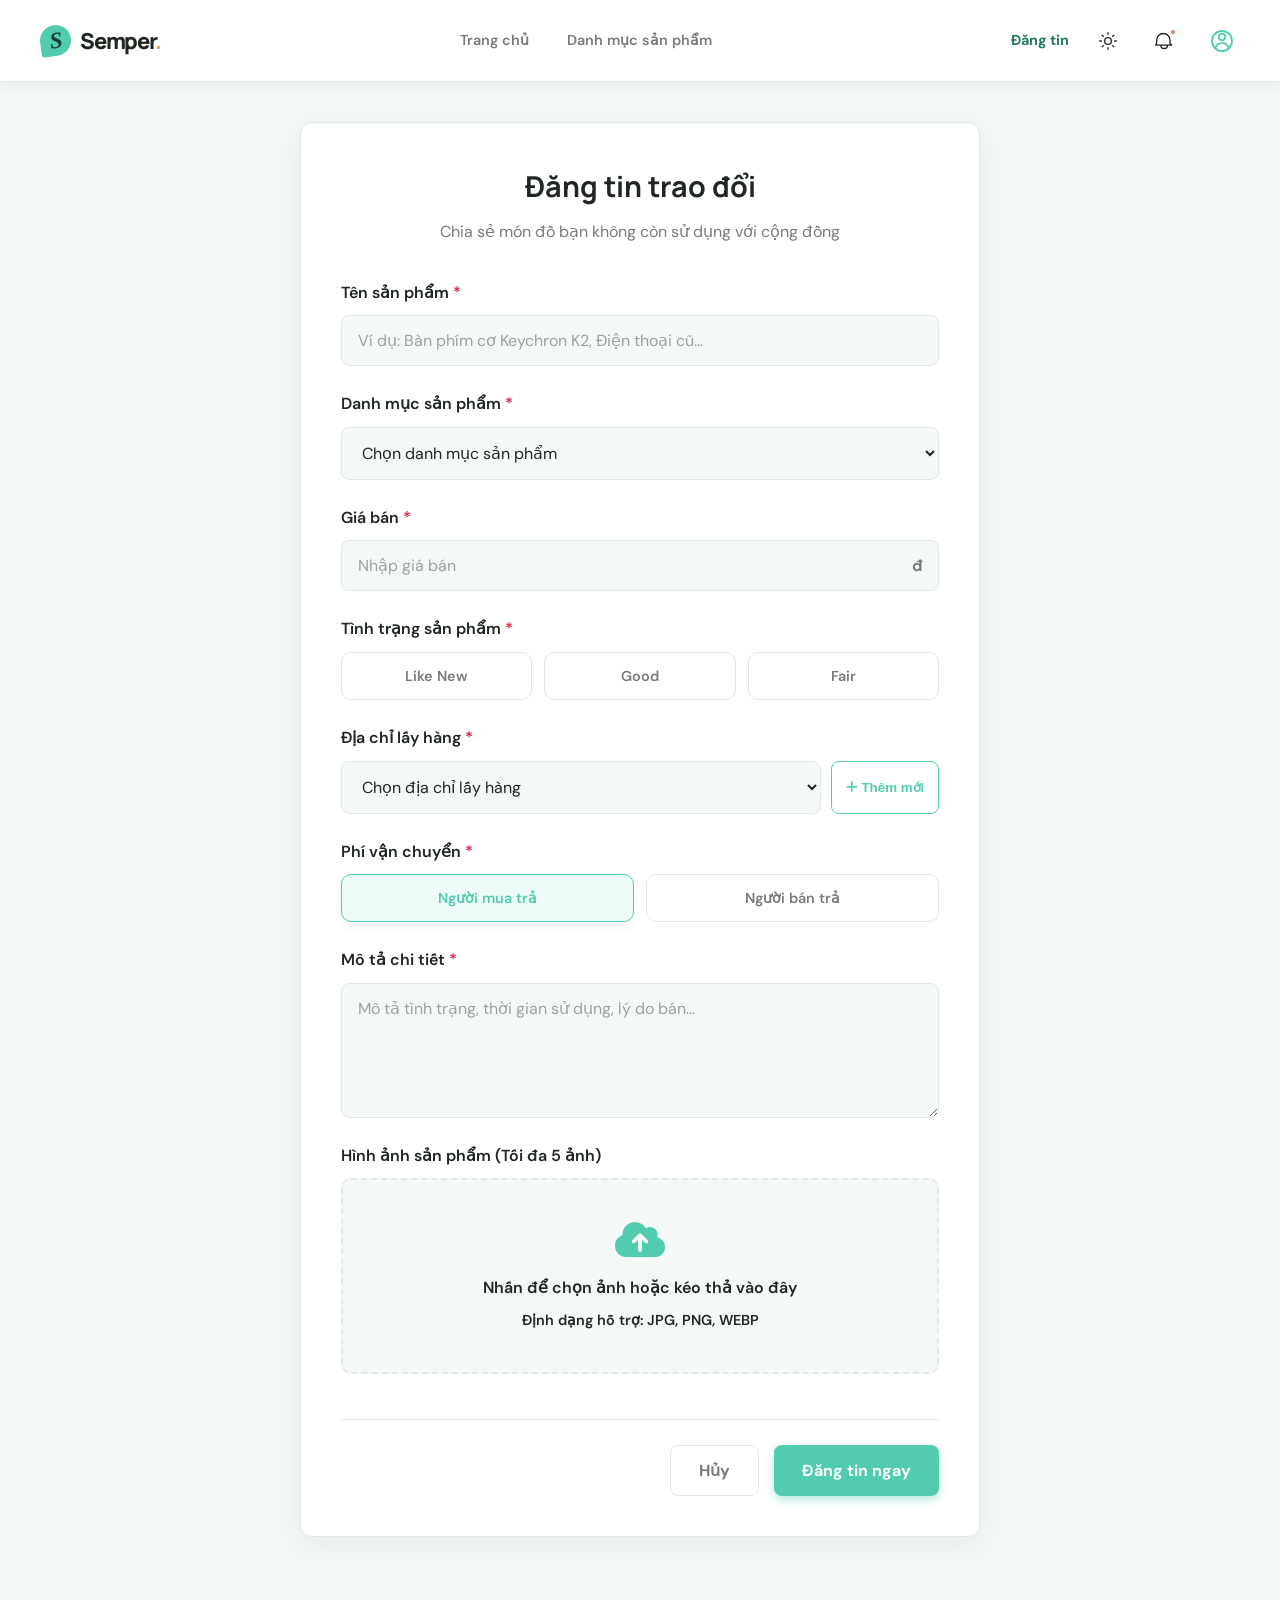
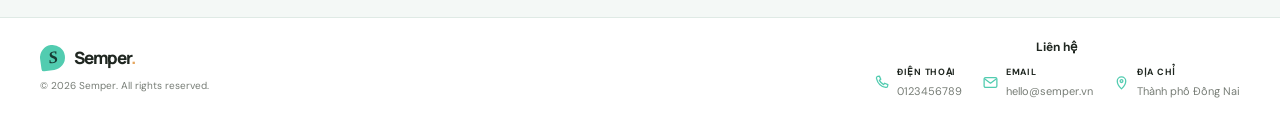
<file: danhmucsp/html/dangtin.html>
﻿<!DOCTYPE html>
<html lang="vi">
<head>
    <meta charset="UTF-8">
    <meta name="viewport" content="width=device-width, initial-scale=1.0">
    <title>Đăng tin - Semper</title>
    <script src="../js/theme.js"></script>
    <script src="../js/account-menu.js"></script>
    <script src="../js/notifications.js"></script>
    <script src="../js/page-loader.js"></script>
    <script src="https://unpkg.com/aos@2.3.4/dist/aos.js"></script>
    <script>
        document.addEventListener("DOMContentLoaded", () => {
            AOS.init({ duration: 700, easing: "ease-out-cubic", once: true, offset: 70 });
        });
    </script>
    <!-- CSS chung -->
    <link rel="stylesheet" href="../css/sanpham.css">
    <!-- CSS riêng cho trang đăng tin -->
    <link rel="stylesheet" href="../css/dangtin.css">
    <link rel="stylesheet" href="https://unpkg.com/aos@2.3.4/dist/aos.css">
    <link rel="stylesheet" href="https://cdnjs.cloudflare.com/ajax/libs/font-awesome/6.4.0/css/all.min.css">
    <link href="https://fonts.googleapis.com/css2?family=DM+Sans:wght@400;500;700&family=Manrope:wght@400;600;700;800&display=swap" rel="stylesheet">
</head>
<body>
    <div class="page-loader" role="status" aria-label="Đang tải trang">
        <span class="loading-spinner" aria-hidden="true"></span>
    </div>
    <input type="checkbox" id="mobile-menu-toggle" style="display:none;">
    <input type="checkbox" id="theme-toggle-checkbox" style="display:none;">
    <header class="site-header">
      <div class="header-inner">
        <a class="brand" href="../../index.html" aria-label="Semper - về trang chủ">
          <span class="brand-mark" aria-hidden="true">S</span>
          <span>Semper<span class="brand-period">.</span></span>
        </a>

        <nav class="desktop-nav" aria-label="Điều hướng chính">
          <a class="nav-link" href="../../index.html">Trang chủ</a>
          <a class="nav-link" href="sanpham.html">Danh mục sản phẩm</a>
        </nav>

        <div class="header-actions">
          <label for="mobile-menu-toggle" class="icon-button hamburger-menu"><div class="hamburger-lines"><span class="line line1"></span><span class="line line2"></span><span class="line line3"></span></div></label>
          <a class="sell-link" href="dangtin.html" style="color: #267966;">Đăng tin</a>
          <label for="theme-toggle-checkbox" class="icon-button theme-toggle-label" aria-label="Chuyển chế độ giao diện">
            <svg class="sun-icon" viewBox="0 0 24 24" aria-hidden="true">
              <circle cx="12" cy="12" r="4"></circle>
              <path d="M12 2v2m0 16v2M4.93 4.93l1.42 1.42m11.3 11.3 1.42 1.42M2 12h2m16 0h2M4.93 19.07l1.42-1.42m11.3-11.3 1.42-1.42"></path>
            </svg>
            <svg class="moon-icon" viewBox="0 0 24 24" aria-hidden="true" style="display:none;">
              <path d="M20.9 13A8.5 8.5 0 0 1 11 3.1 8.5 8.5 0 1 0 20.9 13Z"></path>
            </svg>
          </label>
          <div class="notification-menu">
            <button class="icon-button notification-button" type="button" aria-label="Mở thông báo" aria-expanded="false">
              <svg viewBox="0 0 24 24" aria-hidden="true">
                <path d="M15 17h5l-1.4-1.4a3 3 0 0 1-.6-1.8V11a8 8 0 1 0-16 0v2.8a3 3 0 0 1-.6 1.8L1 17h5m9 0a4 4 0 0 1-8 0m8 0H5"></path>
              </svg>
              <span class="notification-dot"></span>
            </button>
            <div class="notification-popover" role="region" aria-label="Thông báo">
              <div class="notification-heading"><strong>Thông báo</strong></div>
              <div class="notification-list"></div>
            </div>
          </div>
          <div class="account-menu">
            <button class="avatar-button" type="button" aria-label="Mở biểu mẫu đăng nhập" aria-expanded="false">
              <svg viewBox="0 0 24 24" aria-hidden="true">
                <circle cx="12" cy="12" r="10"></circle>
                <circle cx="12" cy="8" r="3.2"></circle>
                <path d="M5.5 19c.8-3.2 3.1-4.8 6.5-4.8s5.7 1.6 6.5 4.8"></path>
              </svg>
            </button>
            <form class="login-popover" action="#" method="post">
              <h2>Đăng nhập</h2>
              <label for="post-login-account">Tài khoản</label>
              <input id="post-login-account" name="account" type="text" autocomplete="username" required>
              <label for="post-login-password">Mật khẩu</label>
              <input id="post-login-password" name="password" type="password" autocomplete="current-password" required>
              <button type="submit">Đăng nhập</button>
              <a href="#">Đăng ký</a>
            </form>
          </div>
        </div>
      </div>
    </header>

    <main class="page-container post-page" data-aos="fade-up">
        <div class="post-card" data-aos="fade-up">
            <div class="post-header">
                <h2>Đăng tin trao đổi</h2>
                <p>Chia sẻ món đồ bạn không còn sử dụng với cộng đồng</p>
            </div>
            
            <!-- FORM ĐĂNG TIN -->
            <form action="#" class="post-form">
                <!-- Tiêu đề -->
                <div class="form-group">
                    <label for="post-title">Tên sản phẩm <span class="required">*</span></label>
                    <input type="text" id="post-title" class="form-control" placeholder="Ví dụ: Bàn phím cơ Keychron K2, Điện thoại cũ..." required>
                </div>

                <!-- Danh mục sản phẩm -->
                <div class="form-group">
                    <label for="product-category">Danh mục sản phẩm <span class="required">*</span></label>
                    <select id="product-category" name="category" class="form-control" required>
                        <option value="" selected disabled>Chọn danh mục sản phẩm</option>
                        <option value="fashion">Thời trang</option>
                        <option value="home">Đồ gia dụng</option>
                        <option value="electronics">Điện tử</option>
                        <option value="books">Sách &amp; giải trí</option>
                        <option value="sport">Thể thao</option>
                    </select>
                </div>

                <!-- Giá bán -->
                <div class="form-group">
                    <label for="post-price">Giá bán <span class="required">*</span></label>
                    <div class="input-with-suffix">
                        <input type="number" id="post-price" name="price" class="form-control" min="10000" step="1000" placeholder="Nhập giá bán" required>
                        <span>đ</span>
                    </div>
                </div>

                <!-- Tình trạng -->
                <div class="form-group">
                    <label>Tình trạng sản phẩm <span class="required">*</span></label>
                    <div class="status-options">
                        <label class="status-option">
                            <input type="radio" name="status" value="Like New" required>
                            <span>Like New</span>
                        </label>
                        <label class="status-option">
                            <input type="radio" name="status" value="Good">
                            <span>Good</span>
                        </label>
                        <label class="status-option">
                            <input type="radio" name="status" value="Fair">
                            <span>Fair</span>
                        </label>
                    </div>
                </div>

                <!-- Vận chuyển -->
                <div class="form-group">
                    <label for="pickup-address">Địa chỉ lấy hàng <span class="required">*</span></label>
                    <div class="address-row">
                        <select id="pickup-address" name="pickup_address" class="form-control" required>
                            <option value="" selected disabled>Chọn địa chỉ lấy hàng</option>
                            <option value="Địa chỉ mặc định">Địa chỉ mặc định</option>
                        </select>
                        <button type="button" class="add-address-button" id="add-address-button"><i class="fas fa-plus"></i> Thêm mới</button>
                    </div>
                    <input type="text" id="new-address" class="form-control new-address-input" placeholder="Nhập địa chỉ mới rồi chọn Thêm mới" hidden>
                </div>

                <div class="form-group">
                    <label>Phí vận chuyển <span class="required">*</span></label>
                    <div class="shipping-options">
                        <label class="shipping-option">
                            <input type="radio" name="shipping_fee" value="buyer" checked required>
                            <span>Người mua trả</span>
                        </label>
                        <label class="shipping-option">
                            <input type="radio" name="shipping_fee" value="seller">
                            <span>Người bán trả</span>
                        </label>
                    </div>
                </div>

                <!-- Mô tả -->
                <div class="form-group">
                    <label for="post-desc">Mô tả chi tiết <span class="required">*</span></label>
                    <textarea id="post-desc" name="description" class="form-control" rows="5" placeholder="Mô tả tình trạng, thời gian sử dụng, lý do bán..." required></textarea>
                </div>

                <!-- Tải ảnh -->
                <div class="form-group">
                    <label>Hình ảnh sản phẩm (Tối đa 5 ảnh)</label>
                    <div class="upload-area">
                        <input type="file" id="post-images" name="images" class="file-input" multiple accept="image/*">
                        <label for="post-images" class="upload-label">
                            <i class="fas fa-cloud-upload-alt upload-icon"></i>
                            <span class="upload-text">Nhấn để chọn ảnh hoặc kéo thả vào đây</span>
                            <span class="upload-hint">Định dạng hỗ trợ: JPG, PNG, WEBP</span>
                        </label>
                    </div>
                </div>

                <!-- Nút Submit -->
                <div class="form-actions">
                    <button type="button" class="btn-cancel" onclick="history.back()">Hủy</button>
                    <button type="submit" class="btn-submit" onclick="this.innerHTML='<span class=\'spinner\' style=\'border-color: rgba(255,255,255,0.3); border-top-color: #fff; margin-right: 8px; width: 16px; height: 16px; border-width: 2px;\'></span> Đang đăng tin...'; this.style.pointerEvents='none'; event.preventDefault();">Đăng tin ngay</button>
                </div>
            </form>
        </div>
    </main>
    <script>
      (() => {
        const priceInput = document.querySelector("#post-price");
        const addAddressButton = document.querySelector("#add-address-button");
        const newAddressInput = document.querySelector("#new-address");
        const pickupAddress = document.querySelector("#pickup-address");

        priceInput.addEventListener("input", () => {
          if (priceInput.value && Number(priceInput.value) < 10000) {
            priceInput.setCustomValidity("Giá bán tối thiểu là 10.000đ.");
          } else {
            priceInput.setCustomValidity("");
          }
        });

        addAddressButton.addEventListener("click", () => {
          if (newAddressInput.hidden) {
            newAddressInput.hidden = false;
            newAddressInput.required = true;
            newAddressInput.focus();
            return;
          }

          const address = newAddressInput.value.trim();
          if (!address) {
            newAddressInput.reportValidity();
            return;
          }

          const option = new Option(address, address, true, true);
          pickupAddress.add(option);
          newAddressInput.value = "";
          newAddressInput.required = false;
          newAddressInput.hidden = true;
        });
      })();
    </script>
    <footer class="site-footer" data-aos="fade-up">
      <div class="site-footer-inner">
        <div class="footer-branding">
          <a class="brand footer-brand" href="../../index.html"><span class="brand-mark" aria-hidden="true">S</span><span>Semper<span class="brand-period">.</span></span></a>
          <p class="footer-copyright">© 2026 Semper. All rights reserved.</p>
        </div>
        <div class="footer-contact">
          <p class="footer-heading">Liên hệ</p>
          <div class="contact-list">
            <span class="contact-item"><svg viewBox="0 0 24 24" aria-hidden="true"><path d="M6.6 3.5 9 3l2 4.5-2 1.5a14.8 14.8 0 0 0 6 6l1.5-2L21 15l-.5 2.4a2.2 2.2 0 0 1-2.4 1.6A16.8 16.8 0 0 1 5 6.4 2.2 2.2 0 0 1 6.6 3.5Z"/></svg><span><strong>Điện thoại</strong>0123456789</span></span>
            <a class="contact-item" href="mailto:hello@semper.vn"><svg viewBox="0 0 24 24" aria-hidden="true"><rect x="3" y="5" width="18" height="14" rx="2"/><path d="m4 7 8 6 8-6"/></svg><span><strong>Email</strong>hello@semper.vn</span></a>
            <span class="contact-item"><svg viewBox="0 0 24 24" aria-hidden="true"><path d="M12 21s6-5.2 6-11a6 6 0 1 0-12 0c0 5.8 6 11 6 11Z"/><circle cx="12" cy="10" r="2"/></svg><span><strong>Địa chỉ</strong>Thành phố Đồng Nai</span></span>
          </div>
        </div>
      </div>
    </footer>
</body>
</html>
</file>
<file: danhmucsp/css/sanpham.css>
/* ==========================================================
   CSS cho Trang Danh mục Sản phẩm (Sàn Đồ Cũ)
   ========================================================== */

:root {
    color-scheme: light;
    --primary-color: #52CCB0; 
    --primary-hover: #3bb99d; 
    --text-main: #202721;
    --text-muted: #777d76;
    --bg-main: #f4f8f6;
    --bg-card: #ffffff;
    --border-color: #dfeae5;
    --header-bg: #ffffff;
    --shadow-color: rgba(35, 72, 58, 0.06);
    
    --badge-like-new: #10b981;
    --badge-good: #3b82f6;
    --badge-fair: #f59e0b;
    --serif: Georgia, "Times New Roman", serif;

    /* Typography System */
    --fs-xs: 0.75rem;    
    --fs-sm: 0.9rem;     
    --fs-base: 1rem;     
    --fs-md: 1.1rem;     
    --fs-lg: 1.3rem;     
    --fs-xl: 1.5rem;     
    --fs-xxl: 1.8rem;    
    --fs-xxxl: 2.2rem;
    --fs-brand: 22px;    
}

@media (max-width: 600px) {
    :root {
        --fs-xs: 0.7rem;     
        --fs-sm: 0.85rem;    
        --fs-base: 0.95rem;  
        --fs-md: 1rem;       
        --fs-lg: 1.15rem;    
        --fs-xl: 1.25rem;    
        --fs-xxl: 1.4rem;    
        --fs-xxxl: 1.7rem;
        --fs-brand: 19px;
    }
}

/* Dark Mode Theme */
.dark-theme,
body:has(#theme-toggle-checkbox:checked) {
    color-scheme: dark;
    --primary-color: #52CCB0; 
    --primary-hover: #3bb99d; 
    --text-main: #edf5f1;
    --text-muted: #a7b8b0;
    --bg-main: #101916;
    --bg-card: #18231f;
    --border-color: #30423a;
    --header-bg: #18231f;
    --shadow-color: rgba(0, 0, 0, 0.33);
}

/* Reset CSS cơ bản */
* {
    margin: 0;
    padding: 0;
    box-sizing: border-box;
}

html {
    scroll-padding-top: 100px;
    scroll-behavior: smooth;
}

body {
    font-family: 'DM Sans', sans-serif;
    background-color: var(--bg-main);
    color: var(--text-main);
    line-height: 1.6;
}
.page-loader { position: fixed; inset: 0; z-index: 9999; display: grid; place-items: center; background: var(--bg-main); opacity: 1; transition: opacity .3s ease, visibility .3s ease; }
.page-loader.is-hidden { opacity: 0; visibility: hidden; pointer-events: none; }
.loading-spinner { width: 42px; height: 42px; border: 4px solid rgba(82, 204, 176, 0.28); border-top-color: var(--primary-color); border-radius: 50%; animation: loading-spin .8s linear infinite; }
@keyframes loading-spin { to { transform: rotate(360deg); } }

/* Bố cục Container */
.container {
    max-width: 1200px;
    margin: 0 auto;
    padding: 0 20px;
}

/* Semper Header */
.site-header { position: sticky; top: 0; z-index: 100; height: 82px; border-bottom: 1px solid var(--border-color); background: var(--bg-card); box-shadow: 0 3px 14px var(--shadow-color); transition: background-color 0.3s ease, border-color 0.3s ease, box-shadow 0.3s ease; }
.header-inner { width: min(1200px, calc(100% - 64px)); height: 100%; margin: auto; display: flex; align-items: center; justify-content: space-between; }
.brand { display: inline-flex; align-items: center; gap: 9px; font: 800 var(--fs-brand)/1 "Manrope", sans-serif; letter-spacing: -1.2px; text-decoration: none; color: var(--text-main); }
.brand-mark { display: grid; width: 31px; height: 31px; place-items: center; border-radius: 50% 50% 50% 10%; color: #163b33; background: var(--primary-color); font: italic 700 23px/1 var(--serif); transform: rotate(-8deg); }
.brand-period { color: #e5a65e; }
.desktop-nav { display: flex; height: 100%; align-items: center; gap: 38px; }
.nav-link { position: relative; color: var(--text-muted); font-size: var(--fs-sm); font-weight: 600; transition: color .2s; text-decoration: none; }
.nav-link:hover, .nav-link.active { color: #267966; }
.dark-theme .nav-link:hover, .dark-theme .nav-link.active,
body:has(#theme-toggle-checkbox:checked) .nav-link:hover, body:has(#theme-toggle-checkbox:checked) .nav-link.active { color: var(--primary-color); }
.nav-link.active::after { position: absolute; right: 0; bottom: -32px; left: 0; height: 2px; background: #267966; content: ""; }
.dark-theme .nav-link.active::after,
body:has(#theme-toggle-checkbox:checked) .nav-link.active::after { background: var(--primary-color); }
.header-actions { display: flex; align-items: center; gap: 20px; }
.icon-button.hamburger-menu { display: none; }
.sell-link { color: var(--primary-color); font-size: var(--fs-sm); font-weight: 700; text-decoration: none; display: inline-block; animation: pulse 2s infinite ease-in-out; }
.icon-button, .avatar-button { position: relative; display: grid; width: 37px; height: 37px; place-items: center; border: 0; border-radius: 50%; background: transparent; cursor: pointer; color: var(--text-main); }
.icon-button svg { width: 20px; fill: none; stroke: currentColor; stroke-linecap: round; stroke-linejoin: round; stroke-width: 1.6; }
.theme-toggle { color: var(--primary-color); }
.theme-toggle .moon-icon, .dark-theme .theme-toggle .sun-icon,
body:has(#theme-toggle-checkbox:checked) .theme-toggle .sun-icon { display: none !important; }
.dark-theme .theme-toggle .moon-icon,
body:has(#theme-toggle-checkbox:checked) .theme-toggle .moon-icon { display: block !important; }

/* If using checkbox as toggle button directly without JS, can still use :has */
body:has(#theme-toggle-checkbox:checked) .sun-icon { display: none !important; }
body:has(#theme-toggle-checkbox:checked) .moon-icon { 
    display: block !important; 
    color: #fbbf24; /* Make moon icon yellow/bright */
    fill: #fbbf24; 
    transition: color 0.2s, fill 0.2s;
}
body.dark-theme .sun-icon { display: none !important; }
body.dark-theme .moon-icon { 
    display: block !important; 
    color: #fbbf24; 
    fill: #fbbf24; 
    transition: color 0.2s, fill 0.2s;
}

/* Hover effect for moon icon in dark mode */
body:has(#theme-toggle-checkbox:checked) .theme-toggle-label:hover .moon-icon,
body.dark-theme .theme-toggle-label:hover .moon-icon {
    color: #ffffff !important;
    fill: #ffffff !important;
}
.notification-dot { position: absolute; top: 7px; right: 7px; width: 6px; height: 6px; border: 1px solid var(--bg-card); border-radius: 50%; background: #db8769; }
.notification-menu { position: relative; }
.notification-button { color: var(--text-main); animation: notification-ring 2.6s ease-in-out infinite; }
.notification-button:hover, .notification-menu.is-open .notification-button { color: var(--primary-color); animation-play-state: paused; }
.notification-popover { position: absolute; top: calc(100% + 13px); right: -8px; z-index: 20; display: none; width: 310px; padding: 15px; border: 1px solid var(--border-color); border-radius: 12px; background: var(--bg-card); box-shadow: 0 14px 30px rgba(35, 72, 58, 0.14); }
.notification-menu.is-open .notification-popover { display: block; }
.notification-heading { display: flex; align-items: center; justify-content: space-between; padding-bottom: 10px; border-bottom: 1px solid var(--border-color); color: var(--text-main); }
.notification-heading span { color: var(--text-muted); font-size: var(--fs-xs); font-weight: 600; }
.notification-item { display: flex; align-items: flex-start; gap: 10px; padding: 12px 0; border-bottom: 1px solid var(--border-color); }
.notification-item:last-child { padding-bottom: 2px; border-bottom: 0; }
.notification-item-icon { display: grid; width: 27px; height: 27px; flex: none; place-items: center; border-radius: 50%; color: #163b33; background: var(--primary-color); font-weight: 700; }
.notification-item p { margin: 0; color: var(--text-muted); font-size: var(--fs-xs); line-height: 1.45; }
.notification-item p strong, .notification-item p span { color: var(--text-main); }
.notification-item p small { display: block; margin-top: 3px; color: var(--text-muted); font-size: 10px; }
@keyframes notification-ring {
    0%, 75%, 100% { transform: rotate(0); }
    80% { transform: rotate(9deg); }
    84% { transform: rotate(-9deg); }
    88% { transform: rotate(6deg); }
    92% { transform: rotate(-4deg); }
}
.account-menu { position: relative; }
.avatar-button { color: var(--primary-color); background: transparent; border-radius: 6px; font-size: var(--fs-sm); font-weight: 700; }
.avatar-button svg { width: 24px; height: 24px; fill: none; stroke: currentColor; stroke-linecap: round; stroke-linejoin: round; stroke-width: 1.8; }
.avatar-button:hover { color: var(--primary-hover); background: var(--bg-main); }
.login-popover { position: absolute; top: calc(100% + 13px); right: 0; z-index: 20; display: none; width: 244px; padding: 18px; border: 1px solid var(--border-color); border-radius: 12px; background: var(--bg-card); box-shadow: 0 14px 30px rgba(35, 72, 58, 0.14); }
.account-menu.is-open .login-popover { display: grid; gap: 7px; }
.login-popover h2 { margin: 0 0 5px; color: var(--text-main); font: 700 var(--fs-lg)/1.2 "Manrope", sans-serif; }
.login-popover label { color: var(--text-muted); font-size: var(--fs-xs); font-weight: 600; }
.login-popover input { width: 100%; min-height: 36px; padding: 7px 9px; border: 1px solid var(--border-color); border-radius: 7px; color: var(--text-main); background: var(--bg-main); }
.login-popover button { min-height: 37px; margin-top: 5px; border: 0; border-radius: 7px; color: #163b33; background: var(--primary-color); font-weight: 700; cursor: pointer; }
.login-popover button:hover { background: var(--primary-hover); }
.login-popover a { color: var(--primary-color); font-size: var(--fs-xs); text-align: center; text-decoration: none; }
.login-popover a:hover { text-decoration: underline; }

@media (max-width: 900px) {
  .header-inner { width: min(100% - 40px, 720px); }
  .desktop-nav { gap: 19px; }
  .header-actions { gap: 11px; }
}

@media (max-width: 768px) {
  .site-header { height: auto; }
  .header-inner { min-height: 68px; flex-wrap: wrap; width: calc(100% - 36px); }
  .desktop-nav { 
      display: none; 
      width: 100%; 
      order: 4; 
      flex-direction: column; 
      gap: 0;
      margin-top: 15px; 
      padding-top: 15px;
      border-top: 1px solid var(--border-color);
  }
    .icon-button.hamburger-menu { display: flex; font-size: var(--fs-xl); color: var(--text-main); cursor: pointer; }
  .nav-link { width: 100%; padding: 10px 0; font-size: 14px; flex: none; }
  .nav-link.active::after { bottom: 0; }
  body:has(#mobile-menu-toggle:checked) .desktop-nav { display: flex; }
  .header-actions { gap: 8px; }
  .sell-link { max-width: 78px; font-size: 9px; text-align: right; }
  .notification-button { display: grid; }
  .icon-button { width: 30px; }
  .avatar-button { width: 30px; height: 30px; }
  .avatar-button svg { width: 20px; height: 20px; }
  .login-popover { top: calc(100% + 10px); right: -4px; width: min(244px, calc(100vw - 36px)); }
  .notification-popover { top: calc(100% + 10px); right: -52px; width: min(310px, calc(100vw - 36px)); }
}

/* Tiêu đề trang */
.page-title {
    margin-top: 40px;
    margin-bottom: 30px;
}

.page-title h2 {
    font-family: 'Manrope', sans-serif;
    font-size: var(--fs-xl);
    color: var(--text-main);
    border-left: 4px solid var(--primary-color);
    padding-left: 12px;
}

/* ==========================================================
   Page Layout & Sidebar Filter
   ========================================================== */
.page-layout {
    display: flex;
    gap: 30px;
    align-items: flex-start;
}

.sidebar-filter {
    width: 280px;
    flex-shrink: 0;
    background-color: var(--bg-card);
    padding: 24px;
    border-radius: 7px;
    box-shadow: 0 5px 18px var(--shadow-color);
    border: 1px solid var(--border-color);
}

.filter-group {
    margin-bottom: 25px;
    padding-bottom: 20px;
    border-bottom: 1px dashed var(--border-color);
}

.filter-group:last-of-type {
    border-bottom: none;
    margin-bottom: 20px;
    padding-bottom: 0;
}

.filter-group h3 {
    font-size: var(--fs-md);
    color: var(--text-main);
    margin-bottom: 15px;
    display: flex;
    align-items: center;
    gap: 8px;
}

.filter-input {
    width: 100%;
    padding: 10px 12px;
    border: 1px solid var(--border-color);
    border-radius: 8px;
    background-color: var(--bg-main);
    color: var(--text-main);
    outline: none;
    font-family: inherit;
    transition: border-color 0.2s;
}

.filter-input:focus {
    border-color: var(--primary-color);
}

.filter-checkbox {
    display: flex;
    align-items: center;
    gap: 10px;
    margin-bottom: 12px;
    color: var(--text-muted);
    cursor: pointer;
    font-size: var(--fs-sm);
    transition: color 0.2s;
}

.filter-checkbox input[type="checkbox"],
.filter-checkbox input[type="radio"] {
    accent-color: var(--primary-color);
    width: 18px;
    height: 18px;
    cursor: pointer;
}

.filter-checkbox:hover {
    color: var(--primary-color);
}

.btn-filter {
    width: 100%;
    padding: 12px;
    background-color: var(--primary-color);
    color: #ffffff;
    border: none;
    border-radius: 8px;
    font-weight: 600;
    font-size: var(--fs-base);
    cursor: pointer;
    transition: background-color 0.2s;
    display: flex;
    justify-content: center;
    align-items: center;
    gap: 8px;
}

.btn-filter:hover {
    background-color: var(--primary-hover);
}

/* Đảm bảo cột sản phẩm chiếm phần còn lại */
.page-layout .product-grid {
    flex-grow: 1;
    width: calc(100% - 310px); /* 280px sidebar + 30px gap */
}

/* ==========================================================
   Product Grid Layout (Điểm cốt lõi)
   ========================================================== */
.product-grid {
    display: grid;
    /* Tự động điền cột, chiều rộng tối thiểu 280px, tối đa 1fr (linh hoạt) */
    grid-template-columns: repeat(auto-fill, minmax(280px, 1fr));
    gap: 30px;
    padding-bottom: 60px;
}

.no-results {
    grid-column: 1 / -1;
    padding: 48px 24px;
    color: var(--text-muted);
    text-align: center;
    font-size: var(--fs-md);
}

.no-results i {
    display: block;
    margin-bottom: 12px;
    color: var(--primary-color);
    font-size: 2rem;
}

/* ==========================================================
   Product Card
   ========================================================== */
.product-card {
    background-color: var(--bg-card);
    border-radius: 6px;
    overflow: hidden;
    box-shadow: 0 5px 18px var(--shadow-color);
    border: 1px solid var(--border-color);
    transition: transform 0.3s ease, box-shadow 0.3s ease, border-color 0.3s ease;
    display: flex;
    flex-direction: column;
}

.product-card:hover {
    transform: translateY(-4px);
    border-color: color-mix(in srgb, var(--primary-color) 50%, var(--border-color));
    box-shadow: 0 12px 25px var(--shadow-color);
}

/* Phần Hình ảnh */
.product-image {
    position: relative;
    width: 100%;
    /* Sử dụng padding-top để tạo tỷ lệ khung hình 3:2 (66.66%) cho ảnh */
    padding-top: 66.66%; 
    overflow: hidden;
    background-color: var(--bg-main); /* Dùng biến cho mảng màu nền */
}

.product-image img {
    position: absolute;
    top: 0;
    left: 0;
    width: 100%;
    height: 100%;
    object-fit: cover; /* Đảm bảo ảnh phủ kín mà không bị méo */
    transition: transform 0.5s ease;
}

.product-card:hover .product-image img {
    transform: scale(1.08);
}

/* ==========================================================
   Badges (Phân loại tình trạng đồ cũ)
   ========================================================== */
.badge {
    position: absolute;
    top: 15px;
    left: 15px;
    padding: 6px 14px;
    border-radius: 30px;
    font-size: var(--fs-xs);
    font-weight: 700;
    color: white;
    z-index: 10;
    box-shadow: 0 2px 5px rgba(0, 0, 0, 0.15);
    text-transform: uppercase;
    letter-spacing: 0.5px;
}

/* Tình trạng cụ thể */
.badge-like-new {
    background-color: var(--badge-like-new);
}

.badge-good {
    background-color: var(--badge-good);
}

.badge-fair {
    background-color: var(--badge-fair);
}

/* ==========================================================
   Thông tin Sản phẩm
   ========================================================== */
.product-info {
    padding: 20px;
    display: flex;
    flex-direction: column;
    flex-grow: 1; /* Để button luôn đẩy xuống dưới cùng nếu chiều cao card khác nhau */
}

.product-title {
    font-family: 'Manrope', sans-serif;
    font-size: var(--fs-md);
    font-weight: 600;
    margin-bottom: 12px;
    color: var(--text-main);
    line-height: 1.4;
    
    /* Giới hạn tiêu đề trong 2 dòng, cắt chữ thêm dấu ... nếu dài */
    display: -webkit-box;
    -webkit-line-clamp: 2;
    -webkit-box-orient: vertical;
    overflow: hidden;
}

.product-price {
    font-size: var(--fs-lg);
    font-weight: 700;
    color: var(--primary-color);
    margin-bottom: 12px;
}

.product-desc {
    color: var(--text-muted);
    font-size: var(--fs-sm);
    margin-bottom: 24px;
    flex-grow: 1; /* Chiếm khoảng trống còn lại */
    
    /* Giới hạn mô tả trong 3 dòng */
    display: -webkit-box;
    -webkit-line-clamp: 3;
    -webkit-box-orient: vertical;
    overflow: hidden;
}

/* Nút Action */
.btn-add-cart {
    background-color: transparent;
    color: var(--primary-color);
    border: 2px solid var(--primary-color);
    padding: 12px;
    border-radius: 8px;
    font-size: var(--fs-base);
    font-weight: 600;
    cursor: pointer;
    text-decoration: none;
    transition: all 0.2s ease;
    display: flex;
    justify-content: center;
    align-items: center;
    gap: 8px;
    width: 100%;
}

.btn-add-cart:hover {
    background-color: var(--primary-color);
    color: white;
}

/* ==========================================================
   Filter Collapse Logic (No-JS)
   ========================================================== */
#mobile-filter-checkbox {
    display: none;
}

/* Mac dinh la dong (Closed by default) */
.filter-content {
    max-height: 0;
    opacity: 0;
    margin-top: 0;
    padding-top: 0;
    border-top: 0 dashed transparent;
    overflow: hidden;
    transition: max-height 0.4s ease, opacity 0.4s ease, margin-top 0.4s ease, padding-top 0.4s ease, border-top 0.4s ease;
}

/* Khi checkbox duoc tick => Mo ra */
#mobile-filter-checkbox:checked ~ .filter-content {
    max-height: 1500px; /* Ð? l?n d? ch?a b? l?c */
    opacity: 1;
    margin-top: 15px;
    padding-top: 15px;
    border-top: 1px dashed var(--border-color);
}

/* Mui ten quay nguoc lai khi mo */
#mobile-filter-checkbox:checked ~ .mobile-filter-header .toggle-icon {
    transform: rotate(180deg);
}

/* Header toggle mobile filter */
.mobile-filter-header {
    display: flex;
    justify-content: space-between;
    align-items: center;
    cursor: pointer;
}

.mobile-filter-header h3 {
    margin: 0;
    font-size: var(--fs-md);
    color: var(--text-main);
    display: flex;
    align-items: center;
    gap: 8px;
}

.toggle-icon {
    transition: transform 0.4s ease;
    color: var(--text-main);
}

    .page-layout .product-grid {
        width: 100%;
    }


/* Mobile nhỏ (Dưới 600px) */
@media (max-width: 600px) {
    .product-grid {
        grid-template-columns: repeat(auto-fill, minmax(100%, 1fr)); /* 1 cột trên mobile nhỏ */
    }
}




@media (max-width: 768px) {
    /* Đảo layout thành 1 cột */
    .page-layout {
        flex-direction: column;
    }

    .sidebar-filter {
        width: 100%; /* Trải rộng full màn hình */
        padding: 15px 20px;
    }
}



/* ==========================================================
   Loading Spinner
   ========================================================== */
.spinner {
    display: inline-block;
    width: 20px;
    height: 20px;
    border: 3px solid var(--border-color); /* Màu viền cơ bản */
    border-top-color: var(--primary-color); /* Màu khác biệt ở phần trên */
    border-radius: 50%; /* Bo tròn thành hình tròn */
    animation: spin 1s linear infinite; /* Xoay 360 độ vô hạn */
    vertical-align: middle;
}

@keyframes spin {
    0% { transform: rotate(0deg); }
    100% { transform: rotate(360deg); }
}

/* ==========================================================
   Pulse Animation cho nút "Đăng tin"
   ========================================================== */
@keyframes pulse {
    0% {
        transform: scale(1);
        opacity: 1;
    }
    50% {
        transform: scale(1.08);
        opacity: 0.9;
        text-shadow: 0 0 8px color-mix(in srgb, var(--primary-color) 40%, transparent);
    }
    100% {
        transform: scale(1);
        opacity: 1;
    }
}


/* ==========================================================
   Hamburger to X Animation
   ========================================================== */
.hamburger-lines {
    display: flex;
    flex-direction: column;
    justify-content: space-between;
    width: 22px;
    height: 16px;
    color: var(--text-main);
}
.hamburger-lines .line {
    display: block;
    height: 2.5px;
    width: 100%;
    background-color: currentColor;
    border-radius: 2px;
    transition: transform 0.3s ease-in-out, opacity 0.2s ease-in-out;
}
body:has(#mobile-menu-toggle:checked) .hamburger-lines .line1 {
    transform: translateY(6.75px) rotate(45deg);
}
body:has(#mobile-menu-toggle:checked) .hamburger-lines .line2 {
    opacity: 0;
}
body:has(#mobile-menu-toggle:checked) .hamburger-lines .line3 {
    transform: translateY(-6.75px) rotate(-45deg);
}

.site-footer {
    margin-top: 20px;
    border-top: 1px solid var(--border-color);
    background: var(--bg-card);
    transition: color 0.35s ease, background-color 0.35s ease, border-color 0.35s ease;
}
.site-footer-inner {
    display: flex;
    width: min(1200px, calc(100% - 64px));
    align-items: center;
    justify-content: space-between;
    gap: 28px;
    margin: 0 auto;
    padding: 20px 0 16px;
}
.footer-branding { display: flex; flex-direction: column; align-items: flex-start; gap: 8px; }
.footer-contact { min-width: 0; margin-left: auto; order: 2; }
.footer-brand { flex: none; font-size: 17px; }
.footer-brand .brand-mark { width: 25px; height: 25px; font-size: 17px; }
.footer-heading {
    margin: 0 0 8px;
    color: var(--text-main);
    font-size: 12px;
    font-weight: 700;
    text-align: center;
}
.contact-list {
    display: flex;
    flex-wrap: wrap;
    justify-content: center;
    gap: 8px 20px;
    color: var(--text-muted);
    font-size: 11px;
}
.contact-list span, .contact-list a { display: flex; flex-direction: column; gap: 3px; }
.contact-item { flex-direction: row !important; align-items: center; gap: 7px !important; }
.contact-item svg {
    width: 17px;
    height: 17px;
    flex: none;
    fill: none;
    stroke: var(--primary-color);
    stroke-linecap: round;
    stroke-linejoin: round;
    stroke-width: 1.8;
}
.contact-list strong {
    color: var(--text-main);
    font-size: 9px;
    letter-spacing: .7px;
    text-transform: uppercase;
}
.contact-list a { color: inherit; text-decoration: none; transition: color .2s; }
.contact-list a:hover { color: var(--primary-color); }
.footer-copyright {
    margin: 0;
    color: var(--text-muted);
    font-size: 10px;
    text-align: left;
}

@media (max-width: 768px) {
    .site-footer-inner { align-items: center; flex-direction: column; width: 100%; gap: 20px; padding: 22px 18px 18px; text-align: center; }
    .footer-branding { align-items: center; gap: 9px; order: 2; }
    .footer-contact { width: 100%; margin-left: 0; order: 1; }
    .footer-heading { transform: translateY(-3px); }
    .contact-list { display: flex; width: max-content; max-width: 100%; flex-wrap: nowrap; justify-content: center; gap: 18px; margin: 0 auto; overflow-x: auto; padding: 0 2px 4px; font-size: 10px; scrollbar-width: thin; transform: translateX(-4px); }
    .contact-item { min-width: max-content; align-items: center; justify-content: center; gap: 6px !important; }
    .contact-item svg { width: 16px; height: 16px; }
    .contact-list strong { font-size: 8px; }
    .footer-copyright { text-align: center; }
}

@media (max-width: 480px) {
    .contact-list { justify-content: flex-start; gap: 18px; }
    .contact-item { align-items: center; }
}
</file>
<file: danhmucsp/css/dangtin.css>
/* CSS dành riêng cho trang Đăng tin */
.post-page {
    display: flex;
    justify-content: center;
    padding-top: 40px;
    padding-bottom: 60px;
}

.post-card {
    background-color: var(--bg-card);
    width: 100%;
    max-width: 680px;
    border-radius: 12px;
    box-shadow: 0 8px 30px var(--shadow-color);
    border: 1px solid var(--border-color);
    padding: 40px;
}

.post-header {
    text-align: center;
    margin-bottom: 35px;
}

.post-header h2 {
    font-family: 'Manrope', sans-serif;
    font-size: var(--fs-xxl, 1.8rem);
    color: var(--text-main);
    margin-bottom: 10px;
}

.post-header p {
    color: var(--text-muted);
    font-size: var(--fs-base, 1rem);
}

.post-form {
    display: flex;
    flex-direction: column;
    gap: 25px;
}

.form-group {
    display: flex;
    flex-direction: column;
    gap: 10px;
}

.form-group label {
    font-weight: 600;
    font-size: var(--fs-base, 1rem);
    color: var(--text-main);
}

.required {
    color: #e11d48; /* Màu đỏ nổi bật cho dấu sao */
}

/* Các trường input */
.form-control {
    width: 100%;
    padding: 14px 16px;
    border: 1px solid var(--border-color);
    border-radius: 8px;
    background-color: var(--bg-main);
    color: var(--text-main);
    font-family: 'DM Sans', sans-serif;
    font-size: var(--fs-base, 1rem);
    transition: border-color 0.3s, box-shadow 0.3s;
    outline: none;
}

.form-control:focus {
    border-color: var(--primary-color);
    box-shadow: 0 0 0 3px rgba(82, 204, 176, 0.2);
}

.form-control::placeholder {
    color: var(--text-muted);
    opacity: 0.7;
}

/* Thông tin sản phẩm và vận chuyển */
.input-with-suffix {
    position: relative;
}

.input-with-suffix .form-control {
    padding-right: 38px;
}

.input-with-suffix > span {
    position: absolute;
    top: 50%;
    right: 16px;
    color: var(--text-muted);
    font-weight: 700;
    pointer-events: none;
    transform: translateY(-50%);
}

.status-options,
.shipping-options {
    display: grid;
    grid-template-columns: repeat(3, 1fr);
    gap: 12px;
}

.shipping-options {
    grid-template-columns: repeat(2, 1fr);
}

.status-option,
.shipping-option {
    cursor: pointer;
}

.status-option input,
.shipping-option input {
    position: absolute;
    opacity: 0;
    pointer-events: none;
}

.status-option span,
.shipping-option span {
    display: flex;
    align-items: center;
    justify-content: center;
    min-height: 48px;
    padding: 10px;
    border: 1px solid var(--border-color);
    border-radius: 10px;
    background-color: var(--bg-card);
    color: var(--text-muted);
    font-size: var(--fs-sm, 0.9rem);
    font-weight: 600;
    text-align: center;
    transition: all 0.3s ease;
}

.status-option input:checked + span,
.shipping-option input:checked + span {
    border-color: var(--primary-color);
    background-color: color-mix(in srgb, var(--primary-color) 10%, transparent);
    color: var(--primary-color);
    box-shadow: 0 4px 12px var(--shadow-color);
}

.status-option span:hover,
.shipping-option span:hover {
    border-color: color-mix(in srgb, var(--primary-color) 50%, var(--border-color));
}

.address-row {
    display: grid;
    grid-template-columns: minmax(0, 1fr) auto;
    gap: 10px;
}

.add-address-button {
    min-width: 108px;
    border: 1px solid var(--primary-color);
    border-radius: 8px;
    color: var(--primary-color);
    background: transparent;
    font-weight: 700;
    cursor: pointer;
    transition: all 0.2s ease;
}

.add-address-button:hover {
    color: #163b33;
    background: var(--primary-color);
}

.new-address-input {
    margin-top: 10px;
}

/* Khu vực tải ảnh giả lập */
.upload-area {
    position: relative;
    border: 2px dashed var(--border-color);
    border-radius: 10px;
    background-color: var(--bg-main);
    transition: all 0.3s ease;
}

.upload-area:hover {
    border-color: var(--primary-color);
    background-color: color-mix(in srgb, var(--primary-color) 5%, var(--bg-main));
}

.file-input {
    position: absolute;
    width: 0;
    height: 0;
    opacity: 0;
}

.upload-label {
    display: flex;
    flex-direction: column;
    align-items: center;
    justify-content: center;
    padding: 40px 20px;
    cursor: pointer;
    color: var(--text-muted);
    text-align: center;
}

.upload-icon {
    font-size: 40px;
    color: var(--primary-color);
    margin-bottom: 15px;
}

.upload-text {
    font-size: var(--fs-base, 1rem);
    font-weight: 600;
    color: var(--text-main);
    margin-bottom: 8px;
}

.upload-hint {
    font-size: var(--fs-sm, 0.9rem);
}

/* Nút Submit & Cancel */
.form-actions {
    display: flex;
    justify-content: flex-end;
    gap: 15px;
    margin-top: 20px;
    padding-top: 25px;
    border-top: 1px solid var(--border-color);
}

.btn-cancel, .btn-submit {
    padding: 14px 28px;
    border-radius: 8px;
    font-family: 'DM Sans', sans-serif;
    font-size: var(--fs-base, 1rem);
    font-weight: 700;
    cursor: pointer;
    transition: all 0.3s ease;
}

.btn-cancel {
    background-color: transparent;
    color: var(--text-muted);
    border: 1px solid var(--border-color);
}

.btn-cancel:hover {
    background-color: var(--bg-main);
    color: var(--text-main);
}

.btn-submit {
    background-color: var(--primary-color);
    color: #ffffff;
    border: none;
    box-shadow: 0 4px 10px color-mix(in srgb, var(--primary-color) 40%, transparent);
}

.btn-submit:hover {
    background-color: var(--primary-hover);
    transform: translateY(-2px);
    box-shadow: 0 6px 15px color-mix(in srgb, var(--primary-color) 50%, transparent);
}

/* Reponsive */
@media (max-width: 600px) {
    .post-card {
        padding: 25px 20px;
        border-radius: 0;
        border-left: none;
        border-right: none;
    }
    
    .post-page {
        padding-top: 0;
    }

    .status-options,
    .shipping-options {
        grid-template-columns: 1fr;
    }

    .address-row {
        grid-template-columns: 1fr;
    }

    .add-address-button {
        min-height: 46px;
    }

    .form-actions {
        flex-direction: column-reverse;
    }
    
    .btn-cancel, .btn-submit {
        width: 100%;
        text-align: center;
    }
}
</file>
